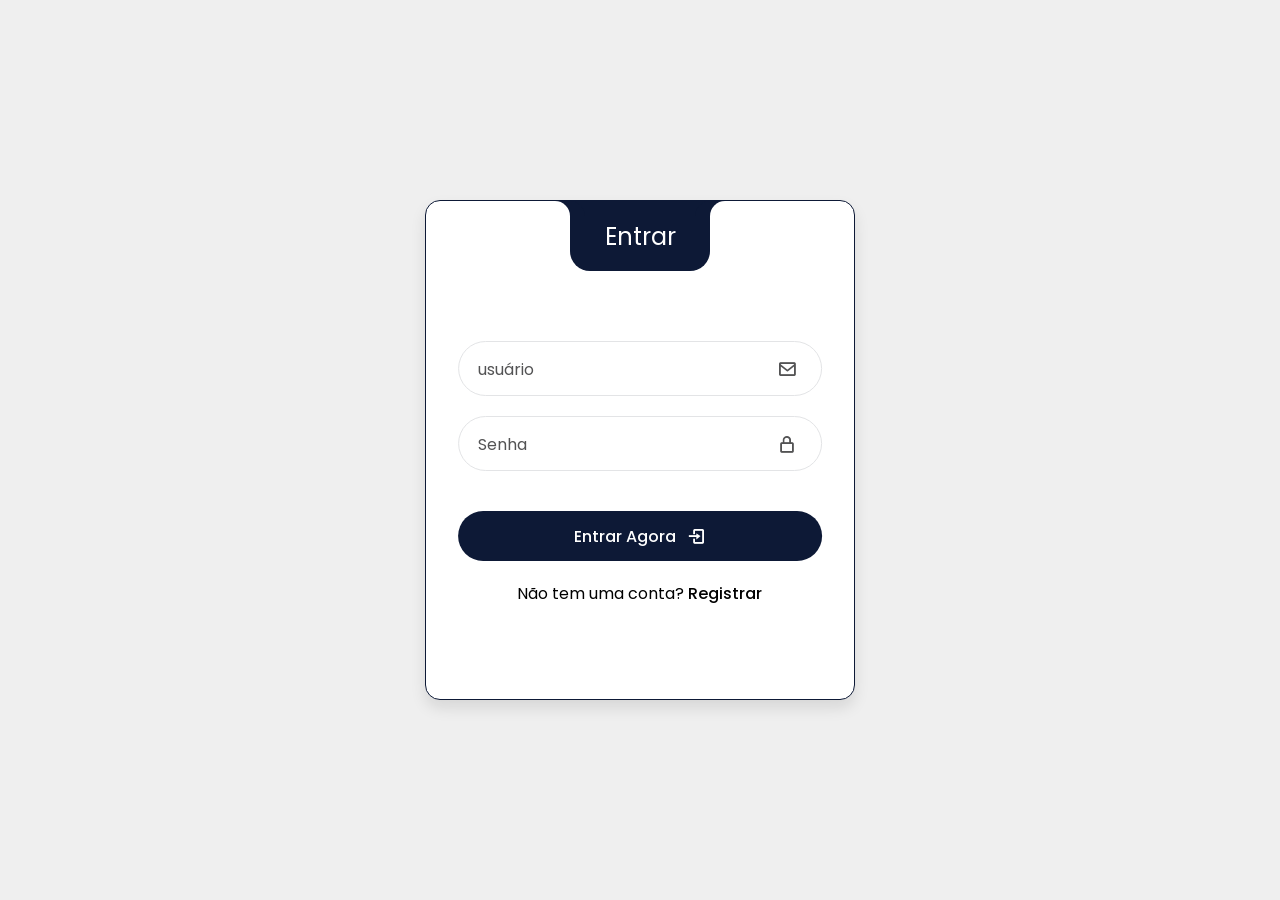
<file: index.html>
<!DOCTYPE html>
<html lang="pt-br">

<head>
  <meta charset="UTF-8">
  <meta name="viewport" content="width=device-width, initial-scale=1.0">
  <!-- BOXICONS -->
  <link href='https://unpkg.com/boxicons@2.1.4/css/boxicons.min.css' rel='stylesheet'>
  <!-- CSS -->
  <link rel="stylesheet" href="./assets/css/style.css">
  <title>Login</title>
</head>

<body>
  <div class="wrapper">
    <div class="form-header">
      <div class="titles">
        <div class="title-login">Entrar</div>
      </div>
    </div>

    <!-- LOGIN FORM -->
    <form action="#" class="login-form" autocomplete="off">
      <div class="input-box">
        <input type="text" class="input-field" id="log-usuario" required>
        <label for="log-usuario" class="label">usuário</label>
        <i class='bx bx-envelope icon'></i>
      </div>
      <div class="input-box">
        <input type="password" class="input-field" id="log-senha" required>
        <label for="log-pass" class="label">Senha</label>
        <i class='bx bx-lock-alt icon'></i>
      </div>
      <div class="form-cols">
        <div class="col-1"></div>

      </div>
      <div class="input-box">
        <button class="btn-submit" id="SignInBtn">Entrar Agora <i class='bx bx-log-in'></i></button>
      </div>
      <div class="switch-form">
        <span>
          Não tem uma conta? <a href="./pages/register.html" id="register">Registrar</a></span>
      </div>
    </form>

  </div>

  <script src="./assets/js/login.js"></script>
</body>

</html>
</file>
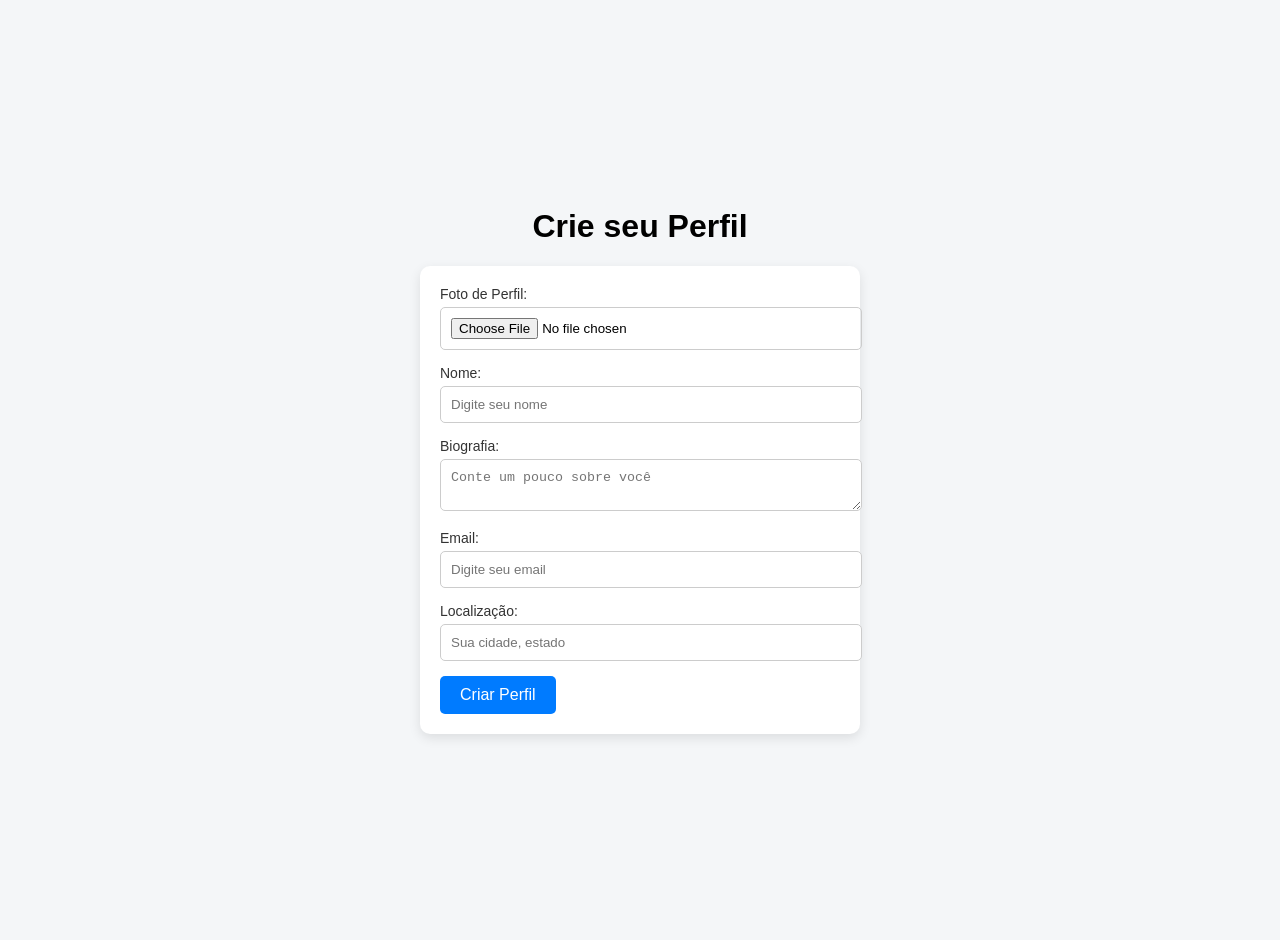
<file: pages/home.html>
<!DOCTYPE html>
<html lang="pt-br">
<head>
    <meta charset="UTF-8">
    <meta name="viewport" content="width=device-width, initial-scale=1.0">
    <title>Criação de Perfil</title>
    <link rel="stylesheet" href="../assets/css/styleHome.css">
</head>
<body>
    <h1>Crie seu Perfil</h1>

    <!-- Formulário para preencher as informações -->
    <form id="formPerfil">
        <label for="foto">Foto de Perfil:</label>
        <input type="file" id="foto" accept="image/*" required>
        
        <label for="nome">Nome:</label>
        <input type="text" id="nome" placeholder="Digite seu nome" required>
        
        <label for="bio">Biografia:</label>
        <textarea id="bio" placeholder="Conte um pouco sobre você" required></textarea>
        
        <label for="email">Email:</label>
        <input type="email" id="email" placeholder="Digite seu email" required>
        
        <label for="localizacao">Localização:</label>
        <input type="text" id="localizacao" placeholder="Sua cidade, estado" required>
        
        <button type="submit">Criar Perfil</button>
    </form>

    <script src="../assets/js/home.js"></script>
</body>
</html>
</file>
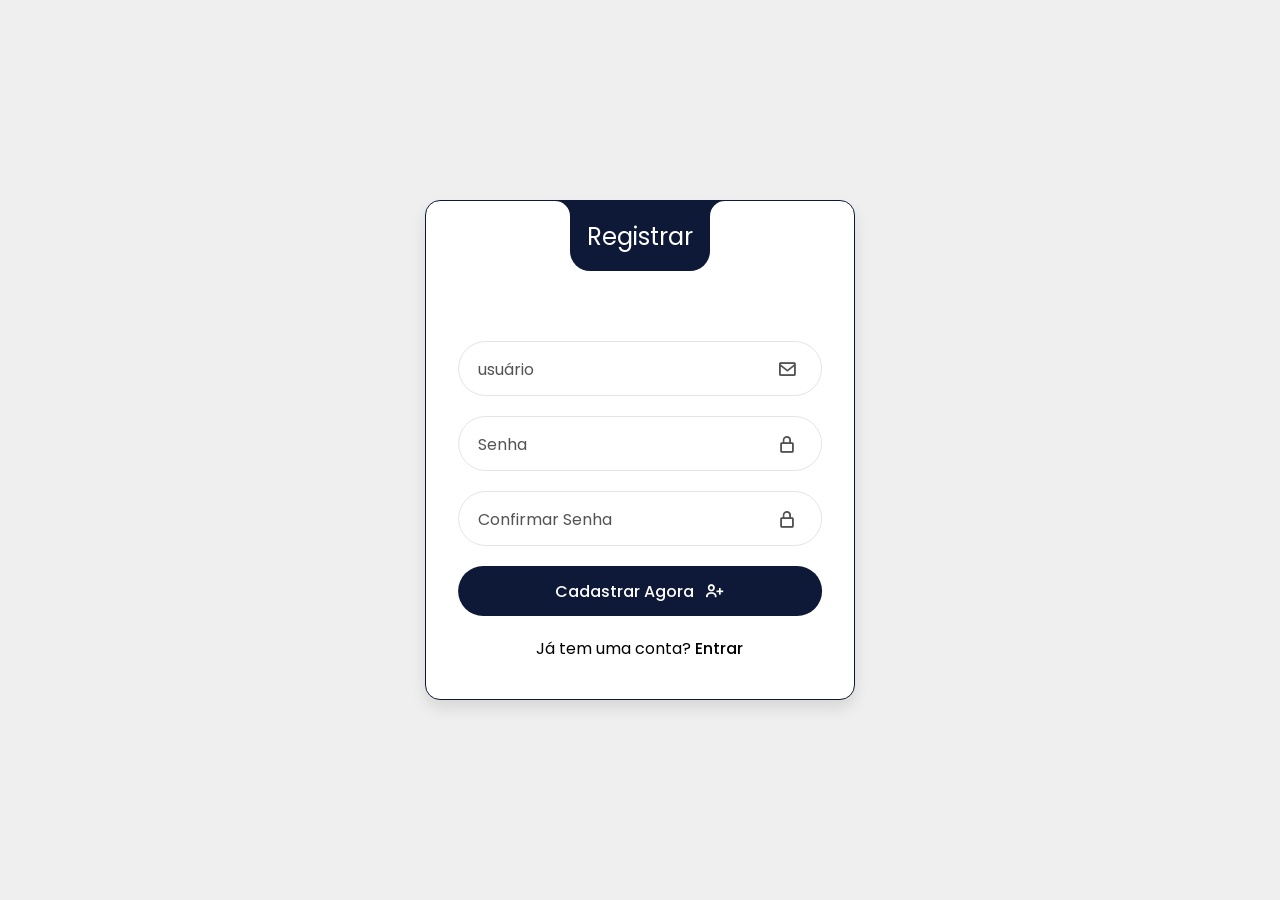
<file: pages/register.html>
<!DOCTYPE html>
<html lang="pt-br">

<head>
  <meta charset="UTF-8">
  <meta name="viewport" content="width=device-width, initial-scale=1.0">
  <!-- BOXICONS -->
  <link href='https://unpkg.com/boxicons@2.1.4/css/boxicons.min.css' rel='stylesheet'>
  <!-- CSS -->
  <link rel="stylesheet" href="../assets/css/style.css">
  <title>Registrar</title>
</head>

<body>
  <div class="wrapper">
    <div class="form-header">
      <div class="titles">
        <div class="title-login">Registrar</div>
      </div>
    </div>
       
    <!-- REGISTER FORM -->
    <form action="#" class="login-form" autocomplete="off">
      <div class="input-box">
        <input type="text" class="input-field" id="log-usuario" required>
        <label for="log-usuario" class="label">usuário</label>
        <i class='bx bx-envelope icon'></i>
      </div>
      <div class="input-box">
        <input type="password" class="input-field" id="log-senha" required>
        <label for="log-pass" class="label">Senha</label>
        <i class='bx bx-lock-alt icon'></i>
      </div>
      <div class="input-box">
        <input type="password" class="input-field" id="log-confirmar-senha" required>
        <label for="log-pass" class="label">Confirmar Senha</label>
        <i class='bx bx-lock-alt icon'></i>
      </div>
      
      <div class="input-box">
        <button class="btn-submit" id="SignInBtn">Cadastrar Agora <i class='bx bx-user-plus'></i></button>
      </div>
      <div class="switch-form">
        <span>
          Já tem uma conta? <a href="../index.html" id="register">Entrar</a></span>
      </div>
    </form>
  </div>

  <script src="../assets/js/register.js"></script>
</body>

</html>
</file>
<file: assets/css/style.css>
/* IMPORT FONT */
@import url('https://fonts.googleapis.com/css2?family=Poppins:ital,wght@0,100;0,200;0,300;0,400;0,500;0,600;0,700;0,800;0,900;1,100;1,200;1,300;1,400;1,500;1,600;1,700;1,800;1,900&display=swap');

/* COLOR VARIABLES */
:root {
    --primary-color: #0D1936;
    --secondary-color: #535354;
    --background-color: #EFEFEF;
    --shadow-color: rgba(0, 0, 0, 0.1);
    --white-color: #FFF;
    --black-color: #000;
    --input-border-color: #E3E4E6;
    --transition-3s: 0.3s;
}

/* GLOBAL STYLES */
*{
    margin: 0;
    padding: 0;
    box-sizing: border-box;
    font-family: 'Poppins', sans-serif;
}

/* REUSABLE ELEMENTS */
a{
    text-decoration: none;
    color: var(--black-color);
    transition: var(--transition-3s);
}
a:hover{
    text-decoration: underline;
}

body{
    display: flex;
    justify-content: center;
    align-items: center;
    height: 100vh;
    background-color: var(--background-color);
}

/* WRAPPER */
.wrapper{
    position: relative;
    width: 430px;
    height: 500px;
    background-color: var(--white-color);
    border-radius: 15px;
    padding: 120px 32px 64px;
    border: 1px solid var(--primary-color);
    box-shadow: 0 8px 15px var(--shadow-color);
    transition: var(--transition-3s);
    overflow: hidden;
}
/* FORM HEADER */
.form-header{
    position: absolute;
    top: 0;
    left: 50%;
    transform: translateX(-50%);
    display: flex;
    align-items: center;
    justify-content: center;
    width: 140px;
    height: 70px;
    background-color: var(--primary-color);
    border-radius: 0 0 20px 20px;
}
.form-header::before, .form-header::after{
    content: "";
    position: absolute;
    top: 0;
    width: 30px;
    height: 30px;
}
.form-header::before{
    left: -30px;
    border-top-right-radius: 50%;
    box-shadow: 15px 0 0 var(--primary-color);
}
.form-header::after{
    right: -30px;
    border-top-left-radius: 50%;
    box-shadow: -15px 0 0 var(--primary-color);
}
/* TITLES */
.titles{
    position: relative;
}
.title-login, .title-register{
    position: absolute;
    top: 50%;
    left: 50%;
    transform: translate(-50%,-50%);
    color: var(--white-color);
    font-size: 24px;
    transition: var(--transition-3s);
}
.title-register{
    top: 50px;
}

/* FORMS */
.login-form, .register-form{
    position: absolute;
    left: 50%;
    transform: translateX(-50%);
    width: 85%;
    transition: var(--transition-3s);
}
.register-form{
    left: 150%;
}

/* INPUT FIELDS */
.input-box{
    position: relative;
    display: flex;
    flex-direction: column;
    margin: 20px 0;
}
.input-field{
    width: 100%;
    height: 55px;
    font-size: 16px;
    background: transparent;
    color: var(--black-color);
    padding: 0 20px;
    border: 1px solid var(--input-border-color);
    border-radius: 30px;
    outline: none;
    transition: var(--transition-3s);
}
.input-field:focus{
    border: 1px solid var(--primary-color);
}
.label{
    position: absolute;
    top: 50%;
    left: 20px;
    transform: translateY(-50%);
    color: var(--secondary-color);
    transition: 0.2s;
    cursor: text;
}
.input-field:focus ~ .label,
.input-field:valid ~ .label{
    top: 0;
    font-size: 14px;
    background-color: var(--white-color);
    color: var(--primary-color);
    padding: 0 10px;
}
.input-field:valid ~ .label{
    color: var(--secondary-color);
}
.icon{
    position: absolute;
    top: 50%;
    right: 25px;
    transform: translateY(-50%);
    font-size: 20px;
    color: var(--secondary-color);
}
/* FORGOT PASSWORD & TERMS AND CONDITIONS */
.form-cols{
    display: flex;
    justify-content: space-between;
    font-size: 14px;
}
.col-1{
    display: flex;
    align-items: center;
    gap: 6px;
}
/* SUBMIT BUTTON */
.btn-submit{
    display: flex;
    align-items: center;
    justify-content: center;
    gap: 10px;
    width: 100%;
    height: 50px;
    background-color: var(--primary-color);
    color: var(--white-color);
    font-size: 16px;
    font-weight: 500;
    border: none;
    border-radius: 30px;
    cursor: pointer;
    transition: var(--transition-3s);
}
.btn-submit:hover{
    gap: 15px;
}
.btn-submit i{
    font-size: 20px;
}
/* SWITCH FORM */
.switch-form{
    text-align: center;
}
.switch-form a{
    font-weight: 500;
}

/* RESPONSIVE STYLES */
@media only screen and (max-width: 564px){
    .wrapper{
        margin: 20px;
    }
}
</file>
<file: assets/css/styleHome.css>
/* Estilo geral da página */
body {
    font-family: 'Segoe UI', Tahoma, Geneva, Verdana, sans-serif;
    background-color: #f4f6f8;
    margin: 0;
    padding: 20px;
    display: flex;
    flex-direction: column;
    justify-content: center;
    align-items: center;
    min-height: 100vh;
}

/* Formulário de perfil */
form {
    background-color: white;
    padding: 20px;
    border-radius: 10px;
    box-shadow: 0 4px 12px rgba(0, 0, 0, 0.1);
    width: 100%;
    max-width: 400px;
    margin-bottom: 20px;
    text-align: left;
}

form label {
    font-size: 14px;
    color: #333;
    display: block;
    margin-bottom: 5px;
}

form input, form textarea {
    width: 100%;
    padding: 10px;
    margin-bottom: 15px;
    border: 1px solid #ccc;
    border-radius: 5px;
}

form button {
    padding: 10px 20px;
    background-color: #007BFF;
    color: white;
    border: none;
    border-radius: 5px;
    cursor: pointer;
    font-size: 16px;
}

form button:hover {
    background-color: #0056b3;
}

/* Estilo do card */
.card {
    background-color: white;
    border-radius: 10px;
    box-shadow: 0 4px 12px rgba(0, 0, 0, 0.1);
    padding: 30px;
    width: 100%;
    max-width: 400px;
    text-align: center;
    margin-top: 20px;
}

.profile-img {
    width: 120px;
    height: 120px;
    border-radius: 50%;
    object-fit: cover;
    border: 3px solid #007BFF;
    margin-bottom: 20px;
}

.card h2 {
    margin: 10px 0 5px;
    font-size: 24px;
    color: #333;
}

.card p {
    color: #666;
    font-size: 14px;
    margin: 10px 0;
}

.card .info {
    margin-top: 15px;
    text-align: left;
    color: #555;
}

.card .info p {
    margin: 5px 0;
}
</file>
